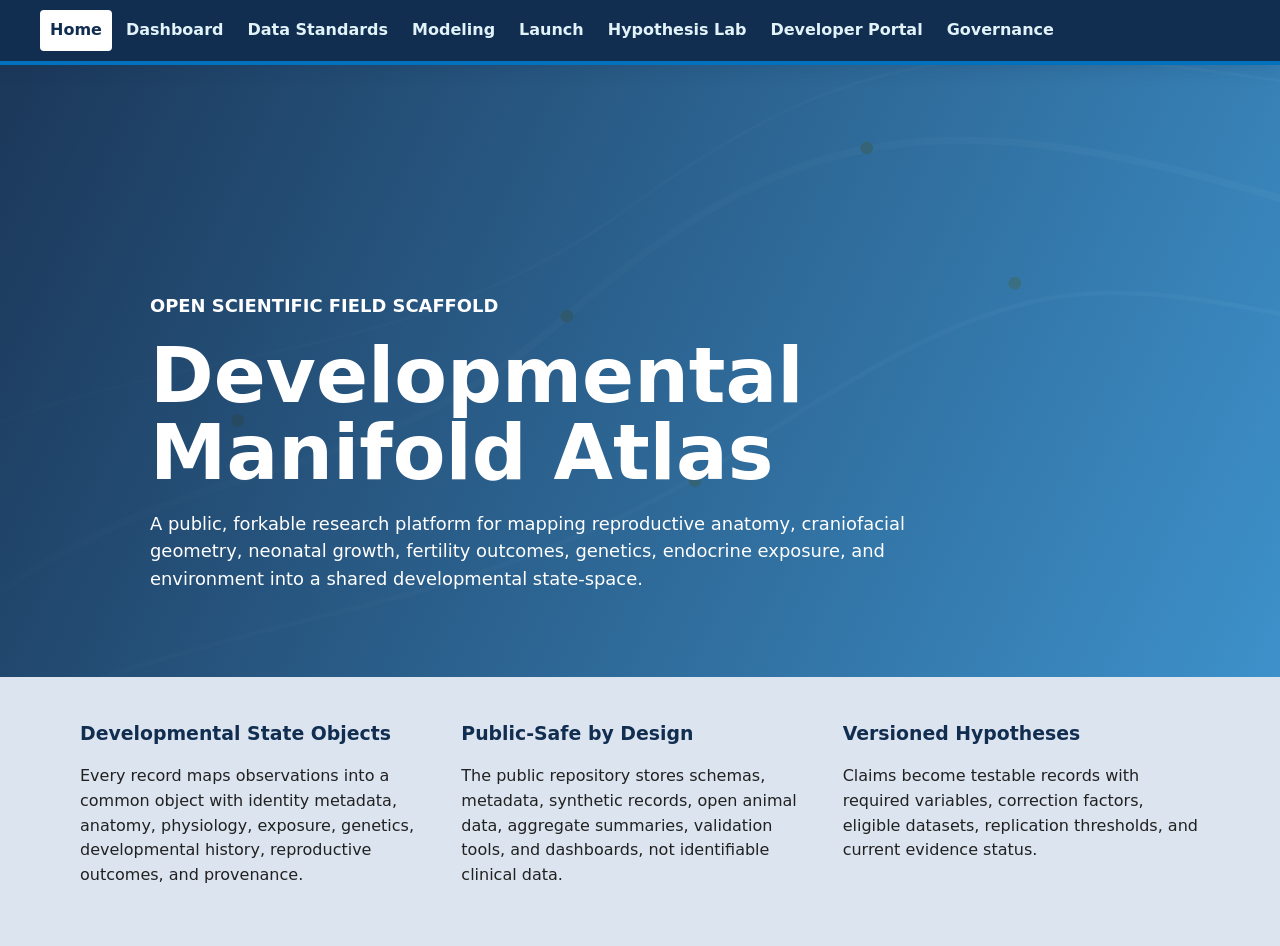
<file: docs/index.html>
<!doctype html>
<html lang="en">
  <head>
    <meta charset="utf-8" />
    <meta name="viewport" content="width=device-width, initial-scale=1" />
    <title>Developmental Manifold Atlas</title>
    <link rel="stylesheet" href="assets/styles.css" />
  </head>
  <body>
    <header class="site-header">
      <nav>
        <a href="index.html" aria-current="page">Home</a>
        <a href="dashboard.html">Dashboard</a>
        <a href="data-standards.html">Data Standards</a>
        <a href="modeling.html">Modeling</a>
        <a href="launch.html">Launch</a>
        <a href="hypotheses.html">Hypothesis Lab</a>
        <a href="developer.html">Developer Portal</a>
        <a href="governance.html">Governance</a>
      </nav>
    </header>
    <main>
      <section class="hero">
        <div>
          <p class="eyebrow">Open scientific field scaffold</p>
          <h1>Developmental Manifold Atlas</h1>
          <p>
            A public, forkable research platform for mapping reproductive anatomy, craniofacial geometry,
            neonatal growth, fertility outcomes, genetics, endocrine exposure, and environment into a shared
            developmental state-space.
          </p>
        </div>
      </section>
      <section class="band">
        <div class="grid">
          <article>
            <h2>Developmental State Objects</h2>
            <p>Every record maps observations into a common object with identity metadata, anatomy, physiology, exposure, genetics, developmental history, reproductive outcomes, and provenance.</p>
          </article>
          <article>
            <h2>Public-Safe by Design</h2>
            <p>The public repository stores schemas, metadata, synthetic records, open animal data, aggregate summaries, validation tools, and dashboards, not identifiable clinical data.</p>
          </article>
          <article>
            <h2>Versioned Hypotheses</h2>
            <p>Claims become testable records with required variables, correction factors, eligible datasets, replication thresholds, and current evidence status.</p>
          </article>
        </div>
      </section>
    </main>
  </body>
</html>
</file>
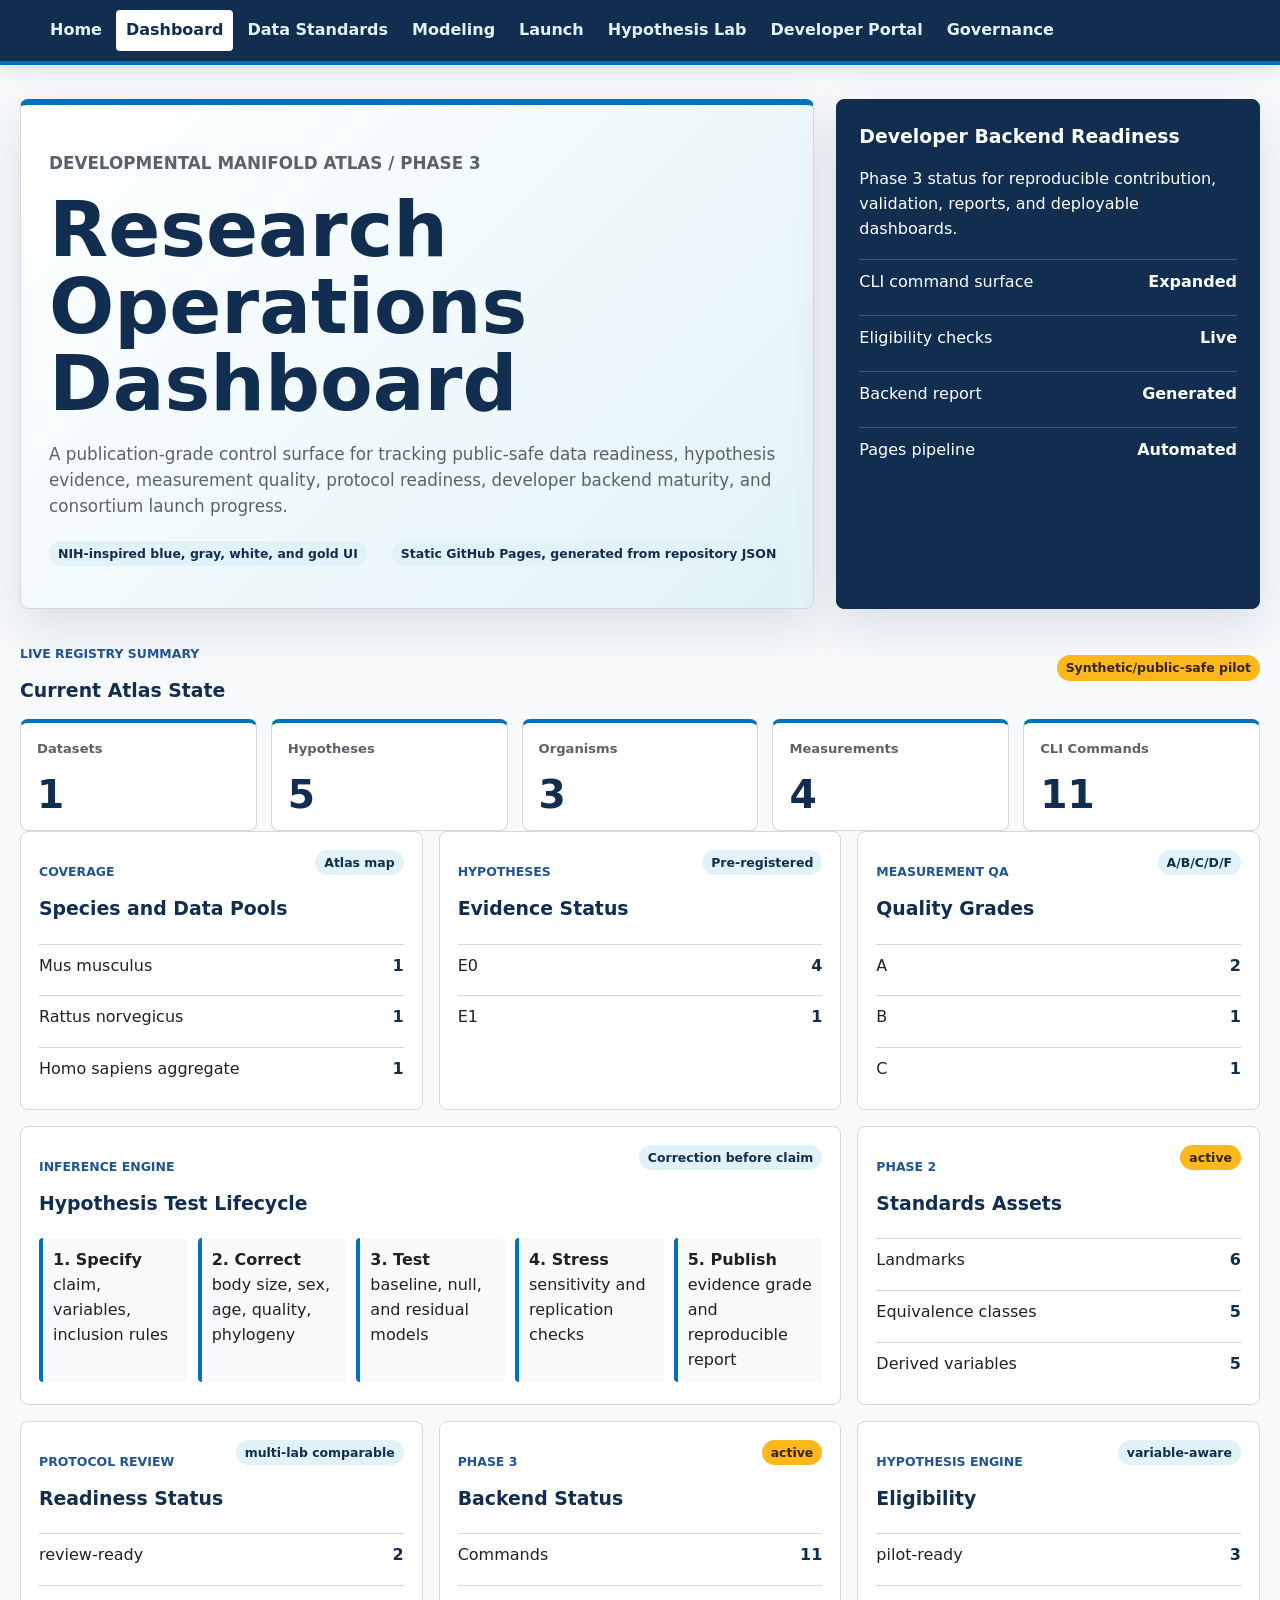
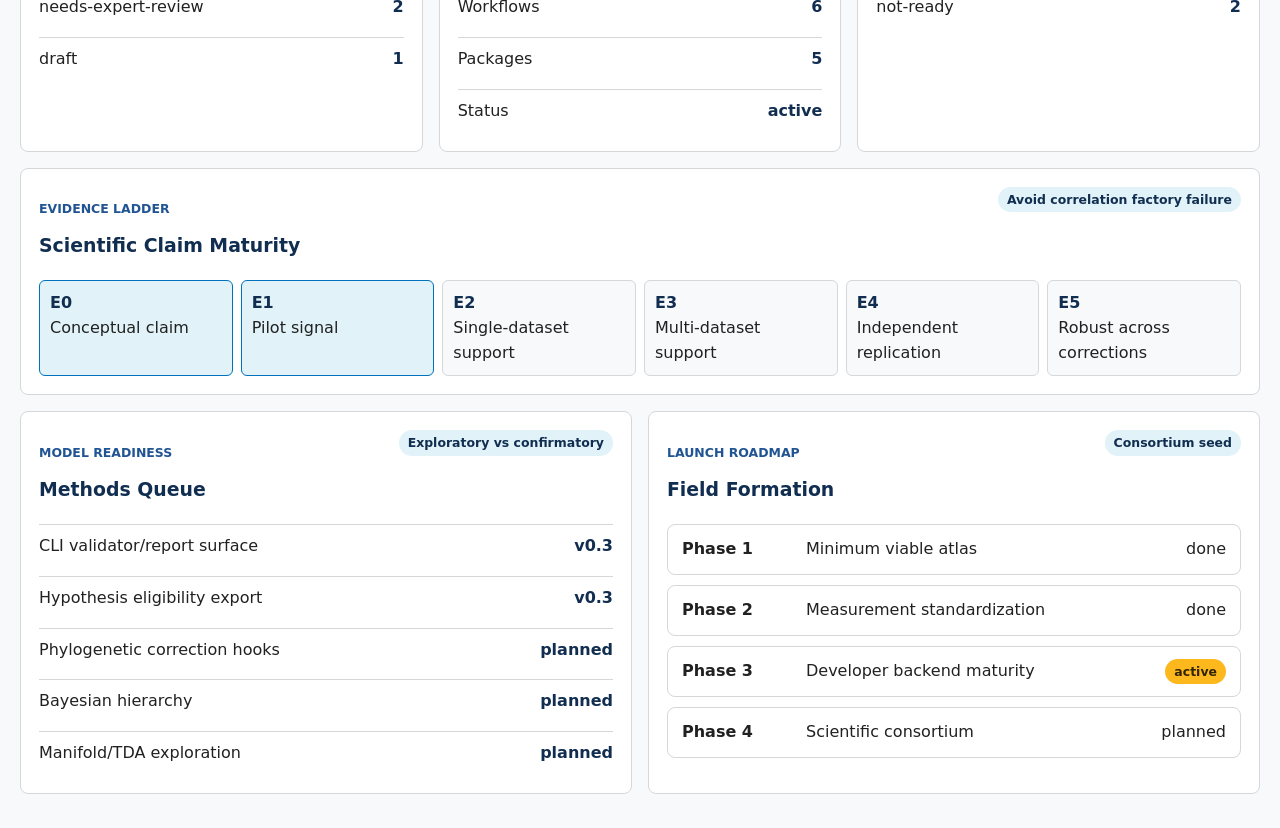
<file: docs/dashboard.html>
<!doctype html>
<html lang="en">
  <head>
    <meta charset="utf-8" />
    <meta name="viewport" content="width=device-width, initial-scale=1" />
    <title>Atlas Dashboard</title>
    <link rel="stylesheet" href="assets/styles.css" />
  </head>
  <body>
    <header class="site-header">
      <nav>
        <a href="index.html">Home</a>
        <a href="dashboard.html" aria-current="page">Dashboard</a>
        <a href="data-standards.html">Data Standards</a>
        <a href="modeling.html">Modeling</a>
        <a href="launch.html">Launch</a>
        <a href="hypotheses.html">Hypothesis Lab</a>
        <a href="developer.html">Developer Portal</a>
        <a href="governance.html">Governance</a>
      </nav>
    </header>
    <main class="app-shell">
      <section class="app-hero">
        <article class="mission-panel">
          <p class="kicker">Developmental Manifold Atlas / Phase 3</p>
          <h1>Research Operations Dashboard</h1>
          <p>
            A publication-grade control surface for tracking public-safe data readiness, hypothesis evidence,
            measurement quality, protocol readiness, developer backend maturity, and consortium launch progress.
          </p>
          <div class="toolbar">
            <span class="tag">NIH-inspired blue, gray, white, and gold UI</span>
            <span class="tag">Static GitHub Pages, generated from repository JSON</span>
          </div>
        </article>
        <aside class="readiness-panel">
          <h2>Developer Backend Readiness</h2>
          <p>Phase 3 status for reproducible contribution, validation, reports, and deployable dashboards.</p>
          <div class="readiness-list">
            <div class="readiness-row"><span>CLI command surface</span><strong>Expanded</strong></div>
            <div class="readiness-row"><span>Eligibility checks</span><strong>Live</strong></div>
            <div class="readiness-row"><span>Backend report</span><strong>Generated</strong></div>
            <div class="readiness-row"><span>Pages pipeline</span><strong>Automated</strong></div>
          </div>
        </aside>
      </section>

      <section>
        <div class="toolbar">
          <div>
            <p class="kicker">Live Registry Summary</p>
            <h2>Current Atlas State</h2>
          </div>
          <span class="status-pill">Synthetic/public-safe pilot</span>
        </div>
        <div id="summary" class="metrics"></div>
      </section>

      <section class="app-grid">
        <article class="app-card span-4">
          <header>
            <div>
              <p class="kicker">Coverage</p>
              <h2>Species and Data Pools</h2>
            </div>
            <span class="tag">Atlas map</span>
          </header>
          <div id="coverage"></div>
        </article>

        <article class="app-card span-4">
          <header>
            <div>
              <p class="kicker">Hypotheses</p>
              <h2>Evidence Status</h2>
            </div>
            <span class="tag">Pre-registered</span>
          </header>
          <div id="hypothesis-status"></div>
        </article>

        <article class="app-card span-4">
          <header>
            <div>
              <p class="kicker">Measurement QA</p>
              <h2>Quality Grades</h2>
            </div>
            <span class="tag">A/B/C/D/F</span>
          </header>
          <div id="quality-grades"></div>
        </article>

        <article class="app-card span-8">
          <header>
            <div>
              <p class="kicker">Inference Engine</p>
              <h2>Hypothesis Test Lifecycle</h2>
            </div>
            <span class="tag">Correction before claim</span>
          </header>
          <div class="pipeline">
            <div><strong>1. Specify</strong><br />claim, variables, inclusion rules</div>
            <div><strong>2. Correct</strong><br />body size, sex, age, quality, phylogeny</div>
            <div><strong>3. Test</strong><br />baseline, null, and residual models</div>
            <div><strong>4. Stress</strong><br />sensitivity and replication checks</div>
            <div><strong>5. Publish</strong><br />evidence grade and reproducible report</div>
          </div>
        </article>

        <article class="app-card span-4">
          <header>
            <div>
              <p class="kicker">Phase 2</p>
              <h2>Standards Assets</h2>
            </div>
            <span class="status-pill">active</span>
          </header>
          <div id="standards-assets"></div>
        </article>

        <article class="app-card span-4">
          <header>
            <div>
              <p class="kicker">Protocol Review</p>
              <h2>Readiness Status</h2>
            </div>
            <span class="tag">multi-lab comparable</span>
          </header>
          <div id="standards-status"></div>
        </article>

        <article class="app-card span-4">
          <header>
            <div>
              <p class="kicker">Phase 3</p>
              <h2>Backend Status</h2>
            </div>
            <span class="status-pill">active</span>
          </header>
          <div id="backend-status"></div>
        </article>

        <article class="app-card span-4">
          <header>
            <div>
              <p class="kicker">Hypothesis Engine</p>
              <h2>Eligibility</h2>
            </div>
            <span class="tag">variable-aware</span>
          </header>
          <div id="eligibility-status"></div>
        </article>

        <article class="app-card span-12">
          <header>
            <div>
              <p class="kicker">Evidence Ladder</p>
              <h2>Scientific Claim Maturity</h2>
            </div>
            <span class="tag">Avoid correlation factory failure</span>
          </header>
          <div class="evidence-ladder">
            <div class="evidence-step active"><strong>E0</strong><br />Conceptual claim</div>
            <div class="evidence-step active"><strong>E1</strong><br />Pilot signal</div>
            <div class="evidence-step"><strong>E2</strong><br />Single-dataset support</div>
            <div class="evidence-step"><strong>E3</strong><br />Multi-dataset support</div>
            <div class="evidence-step"><strong>E4</strong><br />Independent replication</div>
            <div class="evidence-step"><strong>E5</strong><br />Robust across corrections</div>
          </div>
        </article>

        <article class="app-card span-6">
          <header>
            <div>
              <p class="kicker">Model Readiness</p>
              <h2>Methods Queue</h2>
            </div>
            <span class="tag">Exploratory vs confirmatory</span>
          </header>
          <ul class="data-list">
            <li><span>CLI validator/report surface</span><strong>v0.3</strong></li>
            <li><span>Hypothesis eligibility export</span><strong>v0.3</strong></li>
            <li><span>Phylogenetic correction hooks</span><strong>planned</strong></li>
            <li><span>Bayesian hierarchy</span><strong>planned</strong></li>
            <li><span>Manifold/TDA exploration</span><strong>planned</strong></li>
          </ul>
        </article>

        <article class="app-card span-6">
          <header>
            <div>
              <p class="kicker">Launch Roadmap</p>
              <h2>Field Formation</h2>
            </div>
            <span class="tag">Consortium seed</span>
          </header>
          <div class="timeline">
            <div class="timeline-item"><strong>Phase 1</strong><span>Minimum viable atlas</span><span>done</span></div>
            <div class="timeline-item"><strong>Phase 2</strong><span>Measurement standardization</span><span>done</span></div>
            <div class="timeline-item"><strong>Phase 3</strong><span>Developer backend maturity</span><span class="status-pill">active</span></div>
            <div class="timeline-item"><strong>Phase 4</strong><span>Scientific consortium</span><span>planned</span></div>
          </div>
        </article>
      </section>
    </main>
    <script src="assets/dashboard.js"></script>
  </body>
</html>
</file>
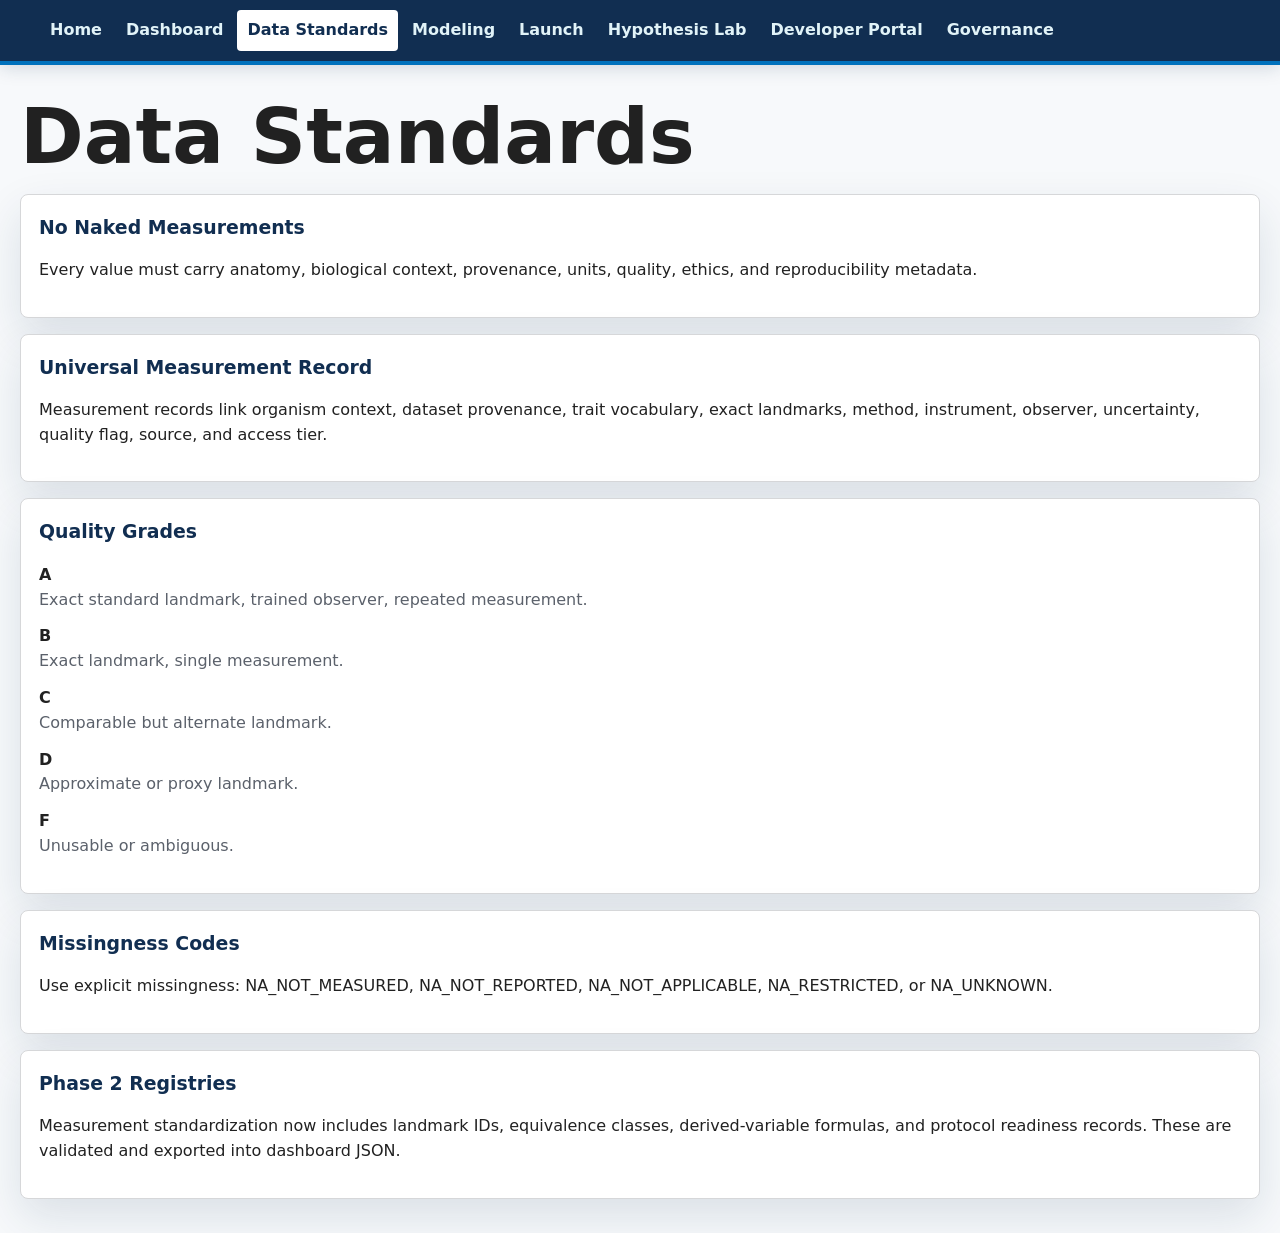
<file: docs/data-standards.html>
<!doctype html>
<html lang="en">
  <head>
    <meta charset="utf-8" />
    <meta name="viewport" content="width=device-width, initial-scale=1" />
    <title>Data Standards</title>
    <link rel="stylesheet" href="assets/styles.css" />
  </head>
  <body>
    <header class="site-header">
      <nav>
        <a href="index.html">Home</a>
        <a href="dashboard.html">Dashboard</a>
        <a href="data-standards.html" aria-current="page">Data Standards</a>
        <a href="modeling.html">Modeling</a>
        <a href="launch.html">Launch</a>
        <a href="hypotheses.html">Hypothesis Lab</a>
        <a href="developer.html">Developer Portal</a>
        <a href="governance.html">Governance</a>
      </nav>
    </header>
    <main class="narrow">
      <h1>Data Standards</h1>
      <section class="record">
        <h2>No Naked Measurements</h2>
        <p>Every value must carry anatomy, biological context, provenance, units, quality, ethics, and reproducibility metadata.</p>
      </section>
      <section class="record">
        <h2>Universal Measurement Record</h2>
        <p>Measurement records link organism context, dataset provenance, trait vocabulary, exact landmarks, method, instrument, observer, uncertainty, quality flag, source, and access tier.</p>
      </section>
      <section class="record">
        <h2>Quality Grades</h2>
        <dl>
          <dt>A</dt><dd>Exact standard landmark, trained observer, repeated measurement.</dd>
          <dt>B</dt><dd>Exact landmark, single measurement.</dd>
          <dt>C</dt><dd>Comparable but alternate landmark.</dd>
          <dt>D</dt><dd>Approximate or proxy landmark.</dd>
          <dt>F</dt><dd>Unusable or ambiguous.</dd>
        </dl>
      </section>
      <section class="record">
        <h2>Missingness Codes</h2>
        <p>Use explicit missingness: NA_NOT_MEASURED, NA_NOT_REPORTED, NA_NOT_APPLICABLE, NA_RESTRICTED, or NA_UNKNOWN.</p>
      </section>
      <section class="record">
        <h2>Phase 2 Registries</h2>
        <p>Measurement standardization now includes landmark IDs, equivalence classes, derived-variable formulas, and protocol readiness records. These are validated and exported into dashboard JSON.</p>
      </section>
    </main>
  </body>
</html>
</file>
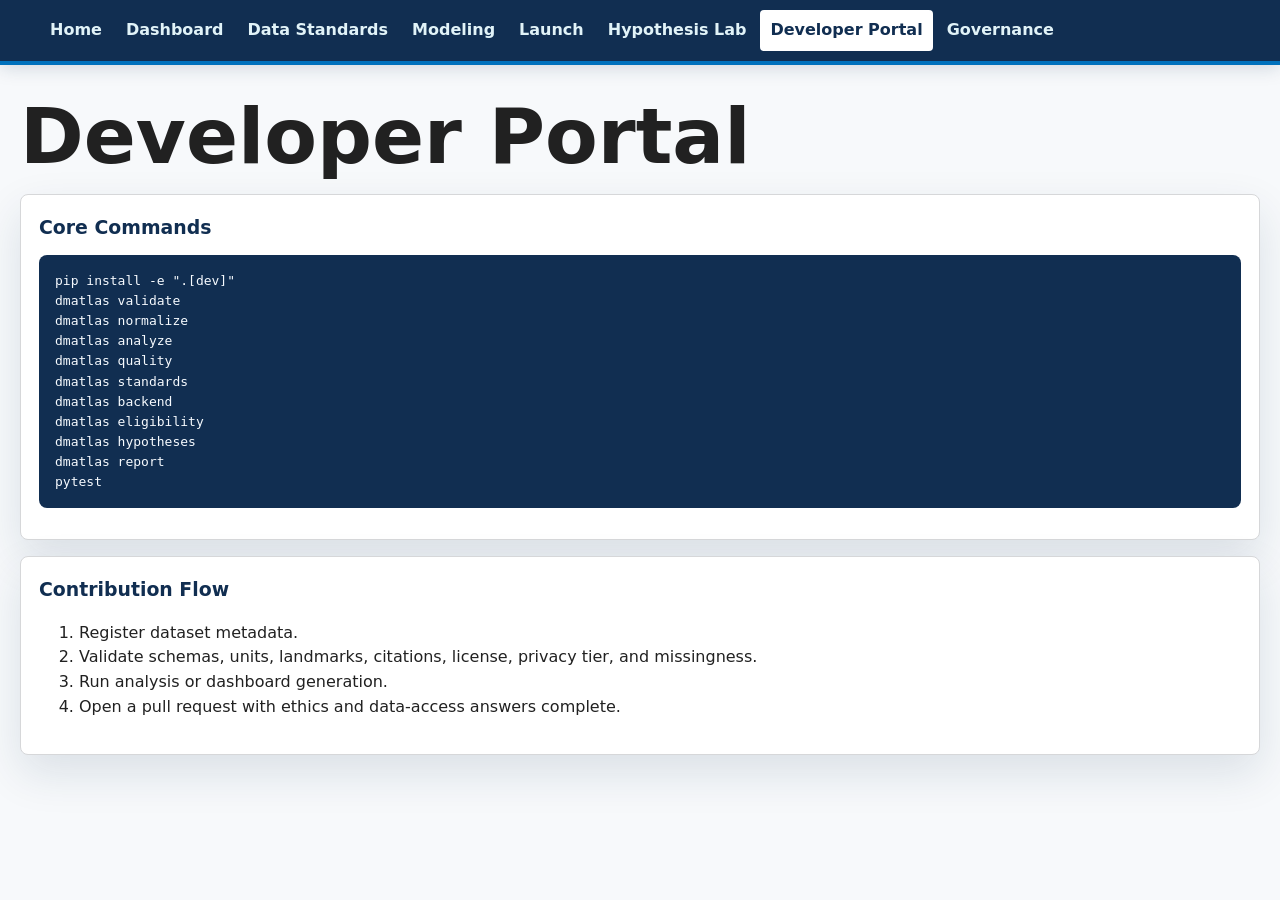
<file: docs/developer.html>
<!doctype html>
<html lang="en">
  <head>
    <meta charset="utf-8" />
    <meta name="viewport" content="width=device-width, initial-scale=1" />
    <title>Developer Portal</title>
    <link rel="stylesheet" href="assets/styles.css" />
  </head>
  <body>
    <header class="site-header">
      <nav>
        <a href="index.html">Home</a>
        <a href="dashboard.html">Dashboard</a>
        <a href="data-standards.html">Data Standards</a>
        <a href="modeling.html">Modeling</a>
        <a href="launch.html">Launch</a>
        <a href="hypotheses.html">Hypothesis Lab</a>
        <a href="developer.html" aria-current="page">Developer Portal</a>
        <a href="governance.html">Governance</a>
      </nav>
    </header>
    <main class="narrow">
      <h1>Developer Portal</h1>
      <section class="record">
        <h2>Core Commands</h2>
        <pre><code>pip install -e ".[dev]"
dmatlas validate
dmatlas normalize
dmatlas analyze
dmatlas quality
dmatlas standards
dmatlas backend
dmatlas eligibility
dmatlas hypotheses
dmatlas report
pytest</code></pre>
      </section>
      <section class="record">
        <h2>Contribution Flow</h2>
        <ol>
          <li>Register dataset metadata.</li>
          <li>Validate schemas, units, landmarks, citations, license, privacy tier, and missingness.</li>
          <li>Run analysis or dashboard generation.</li>
          <li>Open a pull request with ethics and data-access answers complete.</li>
        </ol>
      </section>
    </main>
  </body>
</html>
</file>
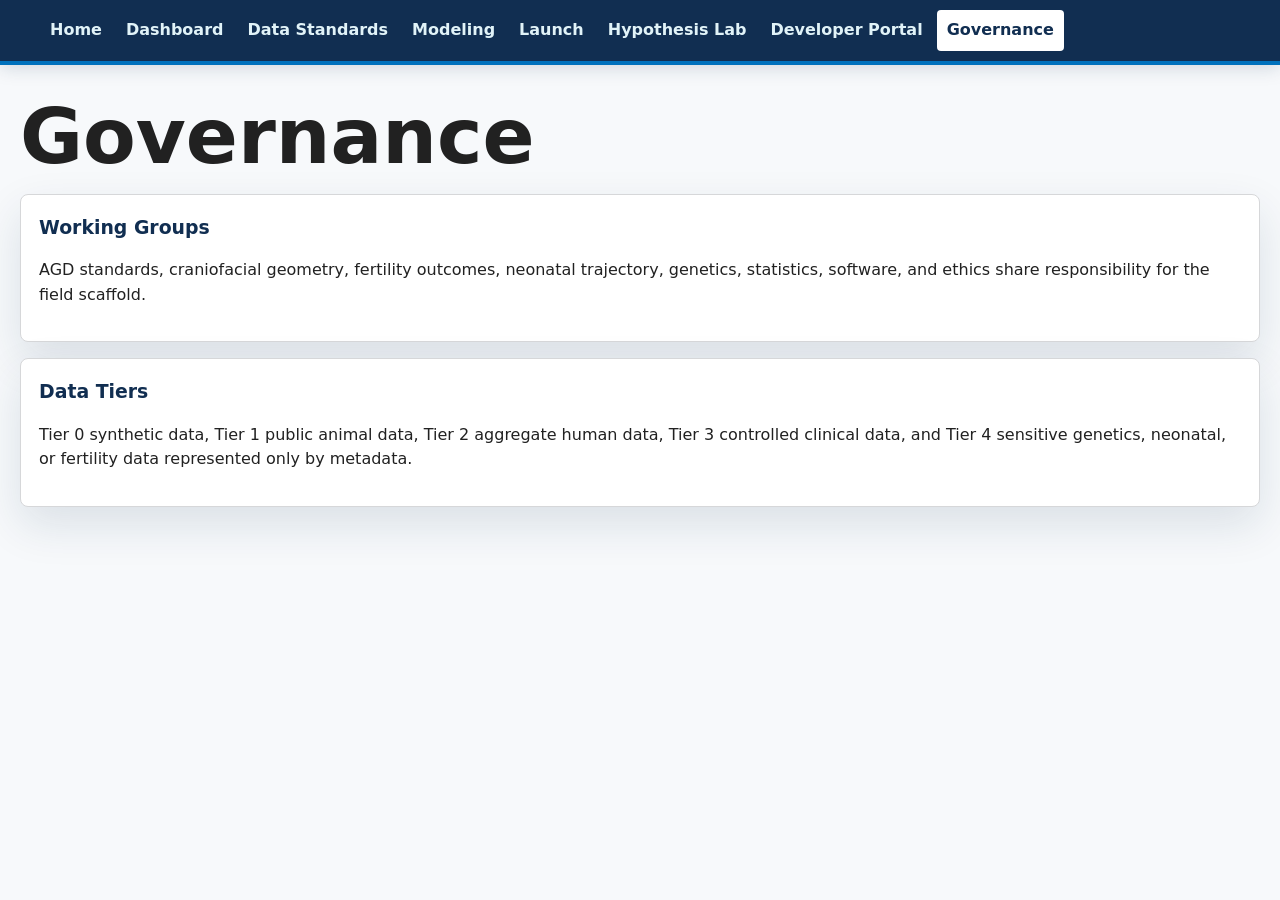
<file: docs/governance.html>
<!doctype html>
<html lang="en">
  <head>
    <meta charset="utf-8" />
    <meta name="viewport" content="width=device-width, initial-scale=1" />
    <title>Governance</title>
    <link rel="stylesheet" href="assets/styles.css" />
  </head>
  <body>
    <header class="site-header">
      <nav>
        <a href="index.html">Home</a>
        <a href="dashboard.html">Dashboard</a>
        <a href="data-standards.html">Data Standards</a>
        <a href="modeling.html">Modeling</a>
        <a href="launch.html">Launch</a>
        <a href="hypotheses.html">Hypothesis Lab</a>
        <a href="developer.html">Developer Portal</a>
        <a href="governance.html" aria-current="page">Governance</a>
      </nav>
    </header>
    <main class="narrow">
      <h1>Governance</h1>
      <section class="record">
        <h2>Working Groups</h2>
        <p>AGD standards, craniofacial geometry, fertility outcomes, neonatal trajectory, genetics, statistics, software, and ethics share responsibility for the field scaffold.</p>
      </section>
      <section class="record">
        <h2>Data Tiers</h2>
        <p>Tier 0 synthetic data, Tier 1 public animal data, Tier 2 aggregate human data, Tier 3 controlled clinical data, and Tier 4 sensitive genetics, neonatal, or fertility data represented only by metadata.</p>
      </section>
    </main>
  </body>
</html>
</file>
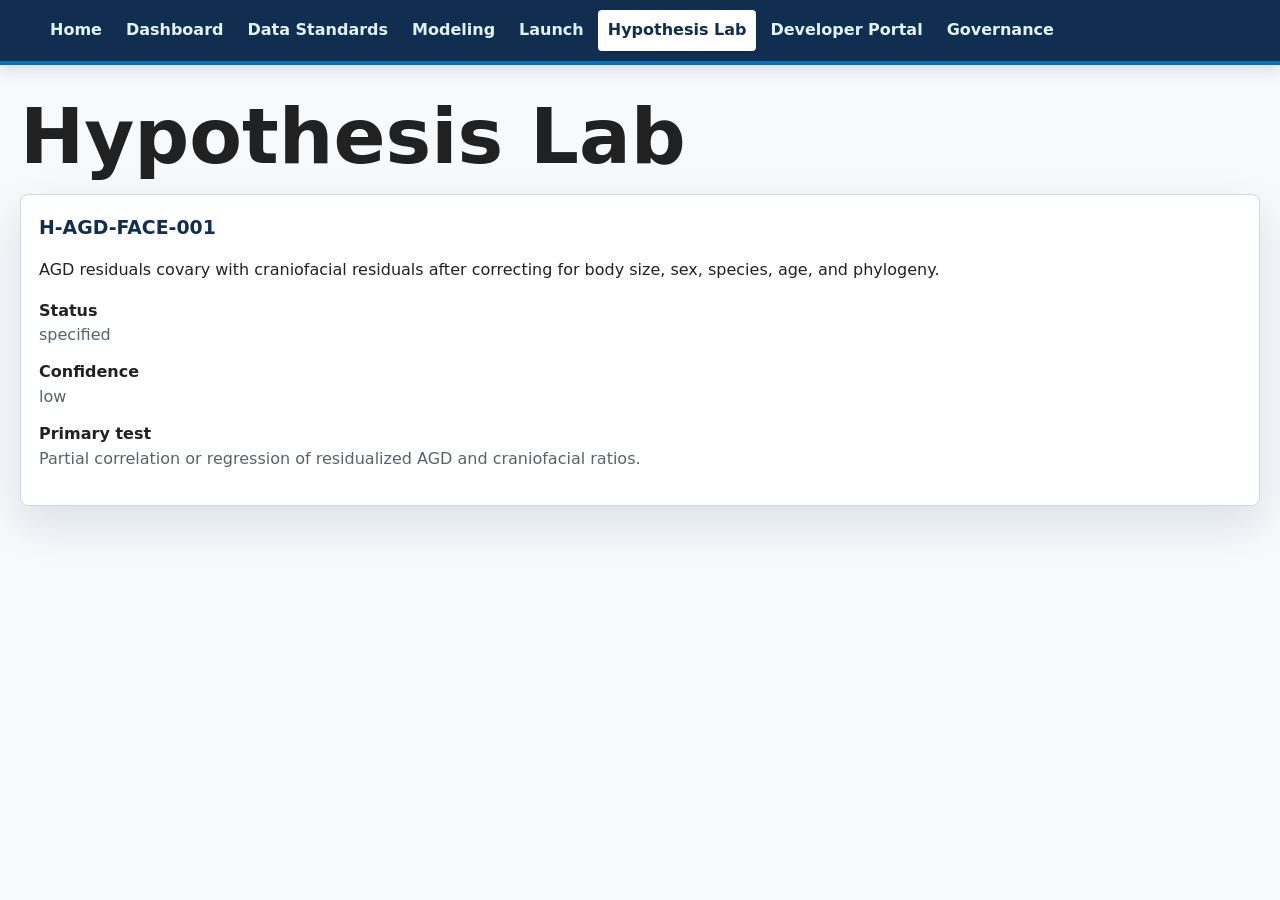
<file: docs/hypotheses.html>
<!doctype html>
<html lang="en">
  <head>
    <meta charset="utf-8" />
    <meta name="viewport" content="width=device-width, initial-scale=1" />
    <title>Hypothesis Lab</title>
    <link rel="stylesheet" href="assets/styles.css" />
  </head>
  <body>
    <header class="site-header">
      <nav>
        <a href="index.html">Home</a>
        <a href="dashboard.html">Dashboard</a>
        <a href="data-standards.html">Data Standards</a>
        <a href="modeling.html">Modeling</a>
        <a href="launch.html">Launch</a>
        <a href="hypotheses.html" aria-current="page">Hypothesis Lab</a>
        <a href="developer.html">Developer Portal</a>
        <a href="governance.html">Governance</a>
      </nav>
    </header>
    <main class="narrow">
      <h1>Hypothesis Lab</h1>
      <article class="record">
        <h2>H-AGD-FACE-001</h2>
        <p>AGD residuals covary with craniofacial residuals after correcting for body size, sex, species, age, and phylogeny.</p>
        <dl>
          <dt>Status</dt><dd>specified</dd>
          <dt>Confidence</dt><dd>low</dd>
          <dt>Primary test</dt><dd>Partial correlation or regression of residualized AGD and craniofacial ratios.</dd>
        </dl>
      </article>
    </main>
  </body>
</html>
</file>
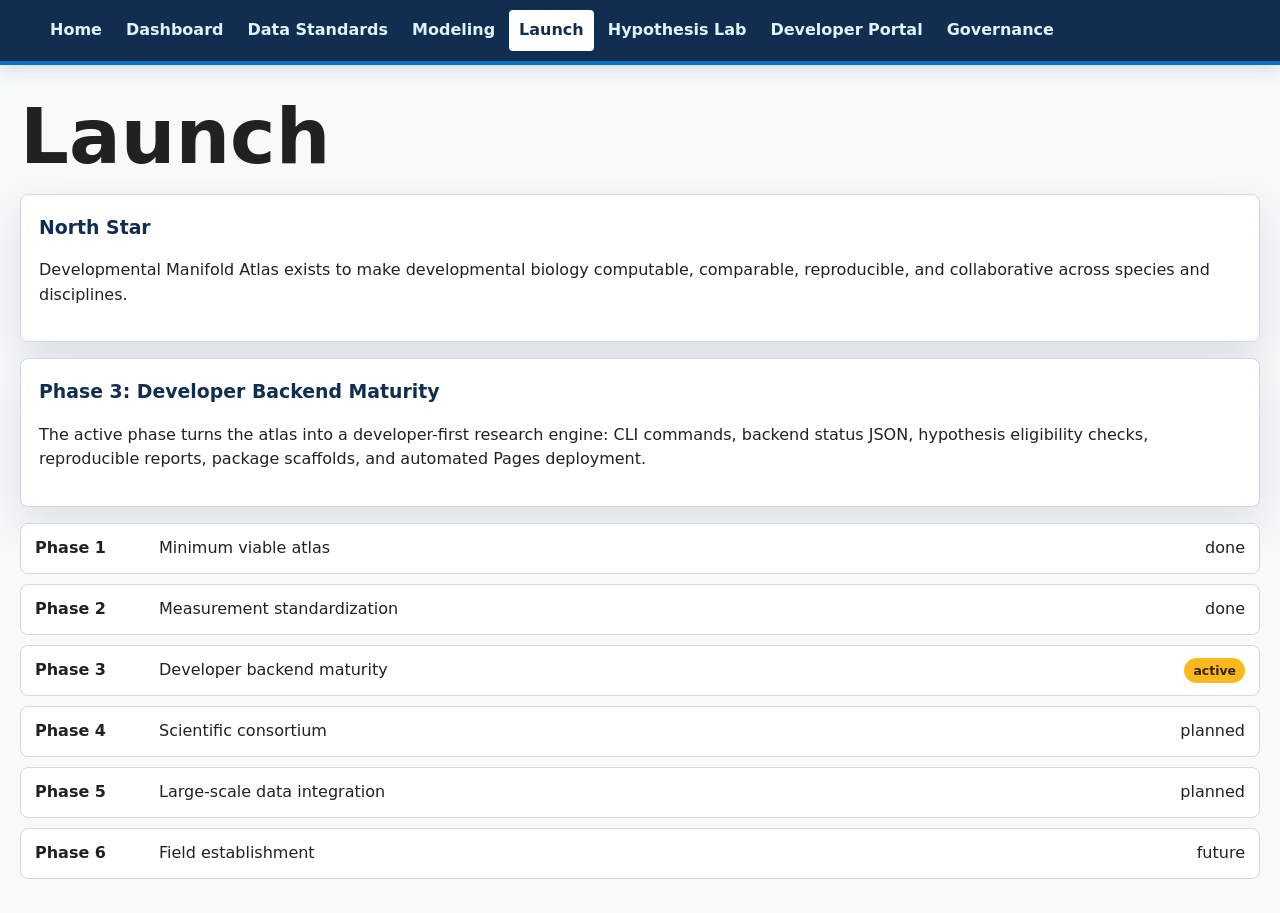
<file: docs/launch.html>
<!doctype html>
<html lang="en">
  <head>
    <meta charset="utf-8" />
    <meta name="viewport" content="width=device-width, initial-scale=1" />
    <title>Launch</title>
    <link rel="stylesheet" href="assets/styles.css" />
  </head>
  <body>
    <header class="site-header">
      <nav>
        <a href="index.html">Home</a>
        <a href="dashboard.html">Dashboard</a>
        <a href="data-standards.html">Data Standards</a>
        <a href="modeling.html">Modeling</a>
        <a href="launch.html" aria-current="page">Launch</a>
        <a href="hypotheses.html">Hypothesis Lab</a>
        <a href="developer.html">Developer Portal</a>
        <a href="governance.html">Governance</a>
      </nav>
    </header>
    <main class="narrow">
      <h1>Launch</h1>
      <section class="record">
        <h2>North Star</h2>
        <p>Developmental Manifold Atlas exists to make developmental biology computable, comparable, reproducible, and collaborative across species and disciplines.</p>
      </section>
      <section class="record">
        <h2>Phase 3: Developer Backend Maturity</h2>
        <p>The active phase turns the atlas into a developer-first research engine: CLI commands, backend status JSON, hypothesis eligibility checks, reproducible reports, package scaffolds, and automated Pages deployment.</p>
      </section>
      <section class="timeline">
        <div class="timeline-item"><strong>Phase 1</strong><span>Minimum viable atlas</span><span>done</span></div>
        <div class="timeline-item"><strong>Phase 2</strong><span>Measurement standardization</span><span>done</span></div>
        <div class="timeline-item"><strong>Phase 3</strong><span>Developer backend maturity</span><span class="status-pill">active</span></div>
        <div class="timeline-item"><strong>Phase 4</strong><span>Scientific consortium</span><span>planned</span></div>
        <div class="timeline-item"><strong>Phase 5</strong><span>Large-scale data integration</span><span>planned</span></div>
        <div class="timeline-item"><strong>Phase 6</strong><span>Field establishment</span><span>future</span></div>
      </section>
    </main>
  </body>
</html>
</file>
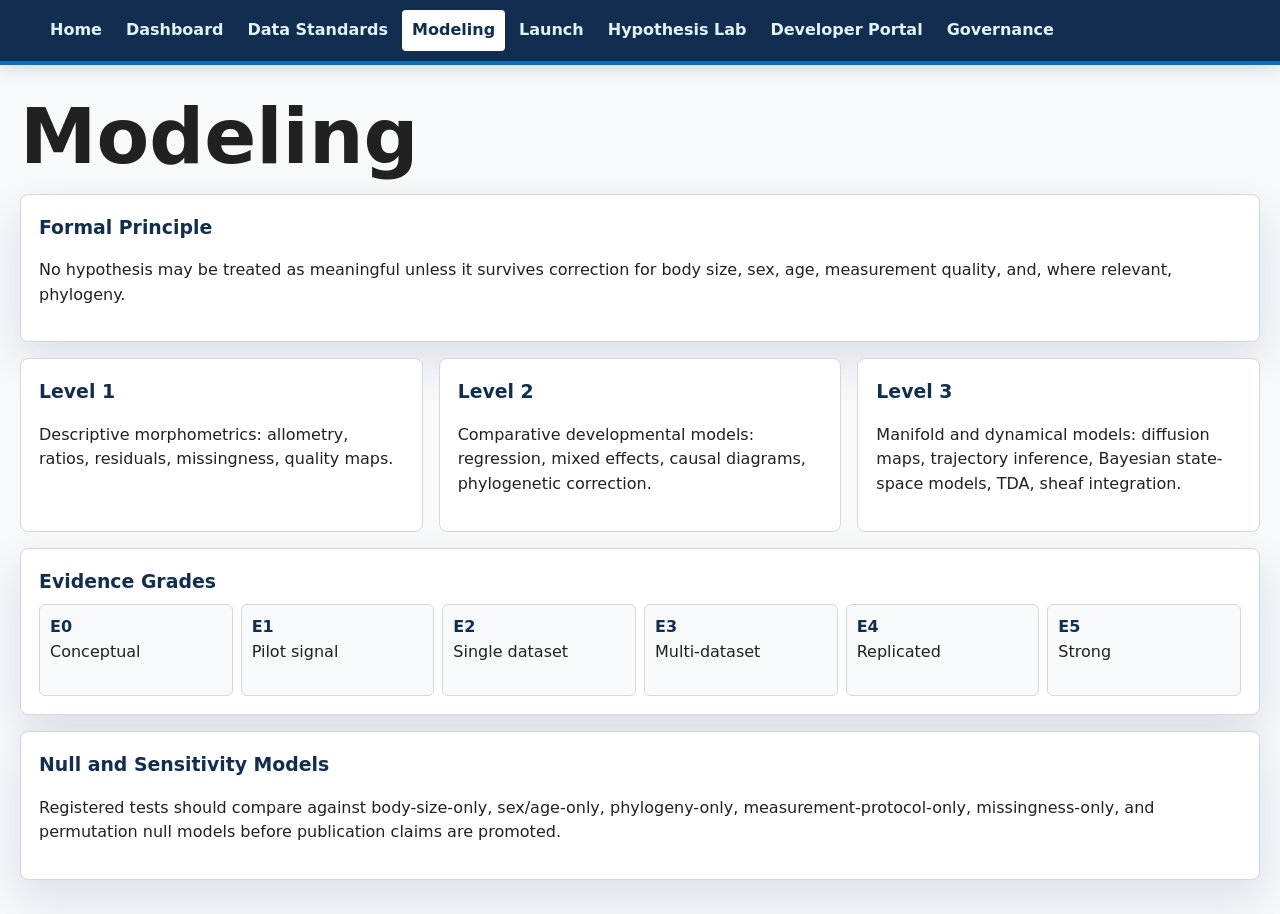
<file: docs/modeling.html>
<!doctype html>
<html lang="en">
  <head>
    <meta charset="utf-8" />
    <meta name="viewport" content="width=device-width, initial-scale=1" />
    <title>Modeling</title>
    <link rel="stylesheet" href="assets/styles.css" />
  </head>
  <body>
    <header class="site-header">
      <nav>
        <a href="index.html">Home</a>
        <a href="dashboard.html">Dashboard</a>
        <a href="data-standards.html">Data Standards</a>
        <a href="modeling.html" aria-current="page">Modeling</a>
        <a href="launch.html">Launch</a>
        <a href="hypotheses.html">Hypothesis Lab</a>
        <a href="developer.html">Developer Portal</a>
        <a href="governance.html">Governance</a>
      </nav>
    </header>
    <main class="narrow">
      <h1>Modeling</h1>
      <section class="record">
        <h2>Formal Principle</h2>
        <p>No hypothesis may be treated as meaningful unless it survives correction for body size, sex, age, measurement quality, and, where relevant, phylogeny.</p>
      </section>
      <section class="app-grid">
        <article class="app-card span-4"><h2>Level 1</h2><p>Descriptive morphometrics: allometry, ratios, residuals, missingness, quality maps.</p></article>
        <article class="app-card span-4"><h2>Level 2</h2><p>Comparative developmental models: regression, mixed effects, causal diagrams, phylogenetic correction.</p></article>
        <article class="app-card span-4"><h2>Level 3</h2><p>Manifold and dynamical models: diffusion maps, trajectory inference, Bayesian state-space models, TDA, sheaf integration.</p></article>
      </section>
      <section class="record">
        <h2>Evidence Grades</h2>
        <div class="evidence-ladder">
          <div class="evidence-step"><strong>E0</strong><br />Conceptual</div>
          <div class="evidence-step"><strong>E1</strong><br />Pilot signal</div>
          <div class="evidence-step"><strong>E2</strong><br />Single dataset</div>
          <div class="evidence-step"><strong>E3</strong><br />Multi-dataset</div>
          <div class="evidence-step"><strong>E4</strong><br />Replicated</div>
          <div class="evidence-step"><strong>E5</strong><br />Strong</div>
        </div>
      </section>
      <section class="record">
        <h2>Null and Sensitivity Models</h2>
        <p>Registered tests should compare against body-size-only, sex/age-only, phylogeny-only, measurement-protocol-only, missingness-only, and permutation null models before publication claims are promoted.</p>
      </section>
    </main>
  </body>
</html>
</file>
<file: docs/assets/styles.css>
:root {
  color-scheme: light;
  --ink: #212121;
  --muted: #5b616b;
  --line: #d6d7d9;
  --paper: #f7f9fb;
  --surface: #ffffff;
  --surface-blue: #e1f3f8;
  --band: #dce4ef;
  --primary: #0071bc;
  --primary-dark: #205493;
  --primary-deep: #112e51;
  --cyan: #02bfe7;
  --gold: #fdb81e;
  --success: #2e8540;
  --warning: #f9c642;
  --danger: #cd2026;
  --shadow: 0 18px 45px rgba(17, 46, 81, 0.12);
}

* {
  box-sizing: border-box;
}

body {
  margin: 0;
  font-family: Inter, ui-sans-serif, system-ui, -apple-system, BlinkMacSystemFont, "Segoe UI", sans-serif;
  color: var(--ink);
  background: var(--paper);
  line-height: 1.55;
}

.site-header {
  position: sticky;
  top: 0;
  z-index: 10;
  background: var(--primary-deep);
  border-bottom: 4px solid var(--primary);
  box-shadow: 0 2px 18px rgba(17, 46, 81, 0.18);
}

nav {
  max-width: 1240px;
  margin: 0 auto;
  display: flex;
  gap: 4px;
  padding: 10px 20px;
  overflow-x: auto;
}

a {
  color: var(--primary);
  text-decoration: none;
  font-weight: 700;
}

nav a {
  color: #e1f3f8;
  padding: 8px 10px;
  border-radius: 4px;
  white-space: nowrap;
}

nav a[aria-current="page"],
nav a:hover {
  background: #ffffff;
  color: var(--primary-deep);
}

.hero {
  min-height: 68vh;
  display: flex;
  align-items: end;
  padding: 86px 24px 66px;
  background:
    linear-gradient(115deg, rgba(17, 46, 81, 0.95), rgba(0, 113, 188, 0.72)),
    url("data:image/svg+xml,%3Csvg xmlns='http://www.w3.org/2000/svg' viewBox='0 0 1400 900'%3E%3Crect width='1400' height='900' fill='%23dce4ef'/%3E%3Cg fill='none' stroke='%23ffffff' stroke-opacity='.65'%3E%3Cpath d='M-40 720 C 220 520, 380 600, 620 390 S 1030 140, 1460 280' stroke-width='8'/%3E%3Cpath d='M-80 540 C 190 410, 430 460, 690 270 S 1090 80, 1510 150' stroke-width='3'/%3E%3Cpath d='M20 820 C 310 700, 530 720, 820 530 S 1180 340, 1460 400' stroke-width='5'/%3E%3C/g%3E%3Cg fill='%23fdb81e' fill-opacity='.9'%3E%3Ccircle cx='260' cy='504' r='7'/%3E%3Ccircle cx='620' cy='390' r='7'/%3E%3Ccircle cx='948' cy='206' r='7'/%3E%3Ccircle cx='1110' cy='354' r='7'/%3E%3Ccircle cx='760' cy='570' r='7'/%3E%3C/g%3E%3C/svg%3E");
  background-size: cover;
  background-position: center;
  color: white;
}

.hero > div {
  max-width: 980px;
  margin: 0 auto;
  width: 100%;
}

.eyebrow,
.kicker {
  text-transform: uppercase;
  letter-spacing: 0;
  font-size: 0.78rem;
  font-weight: 850;
}

.kicker {
  color: var(--primary-dark);
}

h1 {
  font-size: clamp(2.25rem, 6vw, 5rem);
  line-height: 1;
  margin: 0 0 18px;
  letter-spacing: 0;
}

h2 {
  font-size: 1.18rem;
  margin: 0 0 8px;
  color: var(--primary-deep);
}

h3 {
  margin: 0 0 6px;
  font-size: 1rem;
  color: var(--primary-deep);
}

.hero p {
  max-width: 790px;
  font-size: 1.12rem;
}

.band {
  background: var(--band);
  padding: 42px 24px;
}

.grid {
  max-width: 1120px;
  margin: 0 auto;
  display: grid;
  grid-template-columns: repeat(3, minmax(0, 1fr));
  gap: 24px;
}

.narrow,
.app-shell {
  width: min(1240px, calc(100% - 40px));
  margin: 34px auto;
}

.app-hero {
  display: grid;
  grid-template-columns: minmax(0, 1.5fr) minmax(320px, 0.8fr);
  gap: 22px;
  align-items: stretch;
  margin-bottom: 22px;
}

.mission-panel,
.readiness-panel,
.metric,
.record,
.list-panel,
.app-card,
.timeline-item {
  border: 1px solid var(--line);
  border-radius: 8px;
  background: var(--surface);
  box-shadow: var(--shadow);
}

.mission-panel {
  padding: 28px;
  background: linear-gradient(135deg, #ffffff 0%, #e1f3f8 100%);
  border-top: 6px solid var(--primary);
}

.mission-panel h1 {
  color: var(--primary-deep);
}

.mission-panel p {
  max-width: 830px;
  color: var(--muted);
  font-size: 1.05rem;
}

.readiness-panel {
  padding: 22px;
  background: var(--primary-deep);
  color: white;
  border-color: var(--primary-deep);
}

.readiness-panel h2,
.readiness-panel h3 {
  color: white;
}

.readiness-list {
  display: grid;
  gap: 10px;
  margin-top: 18px;
}

.readiness-row {
  display: flex;
  justify-content: space-between;
  gap: 12px;
  padding: 10px 0;
  border-top: 1px solid rgba(255, 255, 255, 0.2);
}

.status-pill,
.tag {
  display: inline-flex;
  align-items: center;
  min-height: 24px;
  padding: 3px 9px;
  border-radius: 999px;
  font-size: 0.78rem;
  font-weight: 800;
  white-space: nowrap;
}

.status-pill {
  background: var(--gold);
  color: #332400;
}

.tag {
  background: var(--surface-blue);
  color: var(--primary-deep);
}

.toolbar {
  display: flex;
  justify-content: space-between;
  align-items: center;
  gap: 12px;
  margin: 22px 0 14px;
}

.toolbar h2 {
  margin: 0;
}

.metrics {
  display: grid;
  grid-template-columns: repeat(5, minmax(0, 1fr));
  gap: 14px;
}

.metric {
  min-height: 112px;
  padding: 16px;
  box-shadow: none;
  border-top: 4px solid var(--primary);
}

.metric span {
  display: block;
  min-height: 36px;
  color: var(--muted);
  font-size: 0.82rem;
  font-weight: 750;
}

.metric strong {
  display: block;
  font-size: clamp(1.8rem, 4vw, 2.45rem);
  color: var(--primary-deep);
  line-height: 1;
}

.app-grid {
  display: grid;
  grid-template-columns: repeat(12, minmax(0, 1fr));
  gap: 16px;
}

.span-4 {
  grid-column: span 4;
}

.span-6 {
  grid-column: span 6;
}

.span-8 {
  grid-column: span 8;
}

.span-12 {
  grid-column: span 12;
}

.app-card,
.record,
.list-panel {
  padding: 18px;
  margin: 16px 0;
}

.app-card {
  margin: 0;
  box-shadow: none;
}

.app-card header {
  display: flex;
  justify-content: space-between;
  align-items: start;
  gap: 12px;
  margin-bottom: 12px;
}

.data-list {
  display: grid;
  gap: 8px;
  padding: 0;
  margin: 0;
  list-style: none;
}

.data-list li {
  display: flex;
  justify-content: space-between;
  gap: 14px;
  padding: 9px 0;
  border-top: 1px solid var(--line);
}

.data-list strong {
  color: var(--primary-deep);
}

.evidence-ladder {
  display: grid;
  grid-template-columns: repeat(6, 1fr);
  gap: 8px;
}

.evidence-step {
  border: 1px solid var(--line);
  border-radius: 6px;
  padding: 10px;
  background: #f7f9fb;
  min-height: 92px;
}

.evidence-step.active {
  border-color: var(--primary);
  background: var(--surface-blue);
}

.evidence-step strong {
  color: var(--primary-deep);
}

.pipeline {
  display: grid;
  grid-template-columns: repeat(5, minmax(0, 1fr));
  gap: 10px;
}

.pipeline div {
  border-left: 4px solid var(--primary);
  background: #f7f9fb;
  padding: 10px;
  border-radius: 4px;
}

.timeline {
  display: grid;
  gap: 10px;
}

.timeline-item {
  display: grid;
  grid-template-columns: 110px 1fr auto;
  gap: 14px;
  align-items: center;
  padding: 12px 14px;
  box-shadow: none;
}

dt {
  font-weight: 800;
}

dd {
  margin: 0 0 12px;
  color: var(--muted);
}

pre {
  overflow-x: auto;
  background: var(--primary-deep);
  color: #f7fbff;
  border-radius: 8px;
  padding: 16px;
}

@media (max-width: 980px) {
  .app-hero,
  .grid,
  .metrics,
  .pipeline,
  .evidence-ladder {
    grid-template-columns: 1fr;
  }

  .span-4,
  .span-6,
  .span-8,
  .span-12 {
    grid-column: span 12;
  }

  .timeline-item {
    grid-template-columns: 1fr;
  }
}

@media (max-width: 780px) {
  nav {
    gap: 2px;
  }

  .narrow,
  .app-shell {
    width: min(100% - 24px, 1240px);
  }
}
</file>
